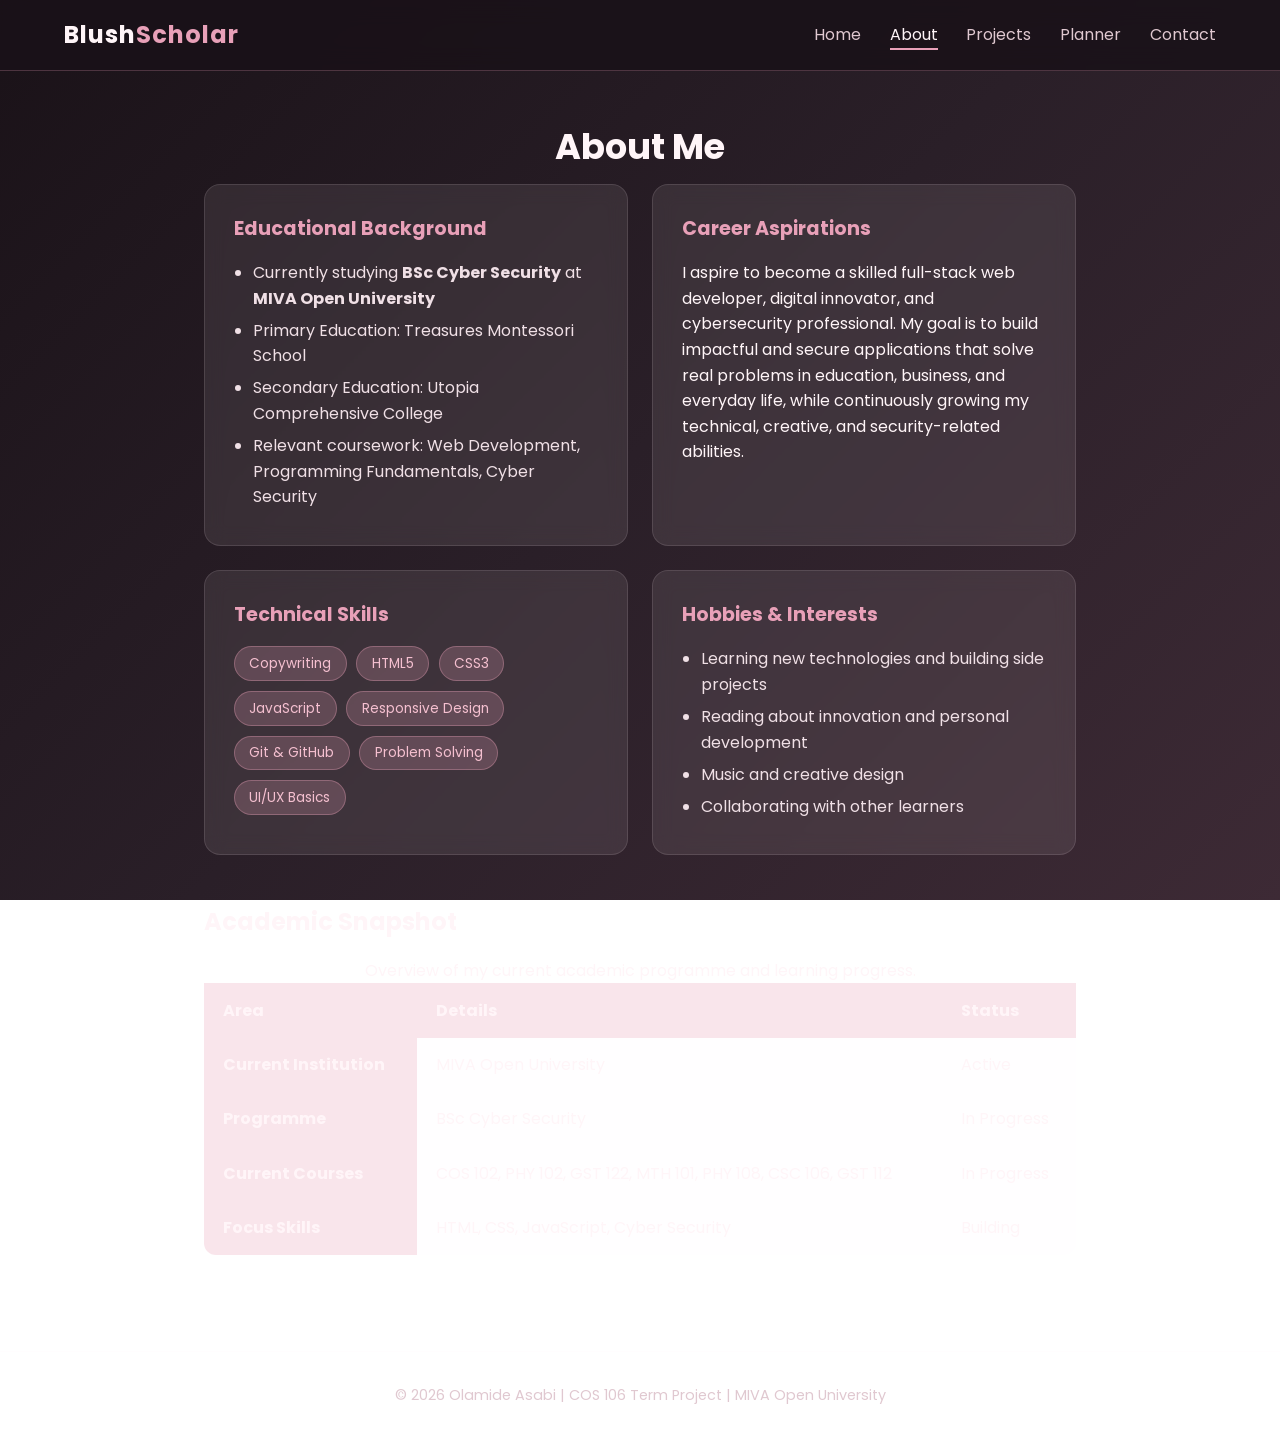
<file: about.html>
<!DOCTYPE html>
<html lang="en">

<head>

  <meta charset="UTF-8">
  <meta name="viewport" content="width=device-width, initial-scale=1.0">

  <meta
    name="description"
    content="Learn more about Olamide Success Asabi, her educational background, career aspirations, technical skills and academic journey at MIVA Open University."
  >

  <meta name="theme-color" content="#f8d7e5">

  <title>About Me | Olamide Asabi</title>

  <link rel="stylesheet" href="css/style.css">

  <link rel="preconnect" href="https://fonts.googleapis.com">
  <link rel="preconnect" href="https://fonts.gstatic.com" crossorigin>

  <link
    href="https://fonts.googleapis.com/css2?family=Poppins:wght@300;400;600;700&display=swap"
    rel="stylesheet"
  >

</head>

<body>

  <!-- ========== NAVIGATION ========== -->

  <nav class="navbar" aria-label="Main navigation">

    <div class="logo">
      Blush<span>Scholar</span>
    </div>

    <ul class="nav-links" id="navLinks">

      <li>
        <a href="index.html">Home</a>
      </li>

      <li>
        <a href="about.html" class="active" aria-current="page">About</a>
      </li>

      <li>
        <a href="projects.html">Projects</a>
      </li>

      <li>
        <a href="planner.html">Planner</a>
      </li>

      <li>
        <a href="contact.html">Contact</a>
      </li>

    </ul>

    <button
      class="hamburger"
      id="hamburger"
      type="button"
      aria-label="Open navigation menu"
      aria-expanded="false"
      aria-controls="navLinks"
    >

      <span aria-hidden="true">&#9776;</span>

    </button>

  </nav>


  <!-- ========== ABOUT PAGE CONTENT ========== -->

  <main class="page-content">

    <h1 class="page-title">About Me</h1>


    <!-- ========== ABOUT CARDS ========== -->

    <section class="about-grid" aria-label="Personal and academic information">


      <!-- EDUCATIONAL BACKGROUND -->

      <div class="about-card">

        <h2>Educational Background</h2>

        <ul>

          <li>
            Currently studying <strong>BSc Cyber Security</strong>
            at <strong>MIVA Open University</strong>
          </li>

          <li>
            Primary Education: Treasures Montessori School
          </li>

          <li>
            Secondary Education: Utopia Comprehensive College
          </li>

          <li>
            Relevant coursework: Web Development,
            Programming Fundamentals, Cyber Security
          </li>

        </ul>

      </div>


      <!-- CAREER ASPIRATIONS -->

      <div class="about-card">

        <h2>Career Aspirations</h2>

        <p>
          I aspire to become a skilled full-stack web developer,
          digital innovator, and cybersecurity professional.

          My goal is to build impactful and secure applications
          that solve real problems in education, business, and
          everyday life, while continuously growing my technical,
          creative, and security-related abilities.
        </p>

      </div>


      <!-- TECHNICAL SKILLS -->

      <div class="about-card">

        <h2>Technical Skills</h2>

        <div class="skills-list">

          <span class="skill-tag">Copywriting</span>

          <span class="skill-tag">HTML5</span>

          <span class="skill-tag">CSS3</span>

          <span class="skill-tag">JavaScript</span>

          <span class="skill-tag">Responsive Design</span>

          <span class="skill-tag">Git &amp; GitHub</span>

          <span class="skill-tag">Problem Solving</span>

          <span class="skill-tag">UI/UX Basics</span>

        </div>

      </div>


      <!-- HOBBIES AND INTERESTS -->

      <div class="about-card">

        <h2>Hobbies &amp; Interests</h2>

        <ul>

          <li>
            Learning new technologies and building side projects
          </li>

          <li>
            Reading about innovation and personal development
          </li>

          <li>
            Music and creative design
          </li>

          <li>
            Collaborating with other learners
          </li>

        </ul>

      </div>

    </section>


    <!-- ========== ACADEMIC SNAPSHOT TABLE ========== -->

    <section class="table-section">

      <h2>Academic Snapshot</h2>

      <table class="styled-table">

        <caption>
          Overview of my current academic programme and learning progress.
        </caption>

        <thead>

          <tr>

            <th scope="col">Area</th>

            <th scope="col">Details</th>

            <th scope="col">Status</th>

          </tr>

        </thead>

        <tbody>

          <tr>

            <th scope="row">Current Institution</th>

            <td>MIVA Open University</td>

            <td>Active</td>

          </tr>

          <tr>

            <th scope="row">Programme</th>

            <td>BSc Cyber Security</td>

            <td>In Progress</td>

          </tr>

          <tr>

            <th scope="row">Current Courses</th>

            <td>
              COS 102, PHY 102, GST 122, MTH 101,
              PHY 108, CSC 106, GST 112
            </td>

            <td>In Progress</td>

          </tr>

          <tr>

            <th scope="row">Focus Skills</th>

            <td>
              HTML, CSS, JavaScript, Cyber Security
            </td>

            <td>Building</td>

          </tr>

        </tbody>

      </table>

    </section>

  </main>


  <!-- ========== FOOTER ========== -->

  <footer>

    <p>
      &copy; 2026 Olamide Asabi |
      COS 106 Term Project |
      MIVA Open University
    </p>

  </footer>


  <!-- ========== MOBILE NAVIGATION SCRIPT ========== -->

  <script>

    const hamburger = document.getElementById('hamburger');

    const navLinks = document.getElementById('navLinks');


    // Open and close the mobile navigation menu

    function toggleMenu() {

      const isOpen = navLinks.classList.toggle('show');

      hamburger.setAttribute('aria-expanded', isOpen);

      hamburger.setAttribute(
        'aria-label',
        isOpen ? 'Close navigation menu' : 'Open navigation menu'
      );

    }


    // Close the mobile navigation menu

    function closeMenu() {

      navLinks.classList.remove('show');

      hamburger.setAttribute('aria-expanded', 'false');

      hamburger.setAttribute('aria-label', 'Open navigation menu');

    }


    // Toggle menu when hamburger button is clicked

    hamburger.addEventListener('click', toggleMenu);


    // Close menu after selecting a navigation link

    const navigationLinks = navLinks.querySelectorAll('a');

    navigationLinks.forEach(function(link) {

      link.addEventListener('click', closeMenu);

    });


    // Close menu when Escape key is pressed

    document.addEventListener('keydown', function(event) {

      if (event.key === 'Escape') {

        closeMenu();

        hamburger.focus();

      }

    });


    // Close menu when clicking outside navigation

    document.addEventListener('click', function(event) {

      if (
        !hamburger.contains(event.target) &&
        !navLinks.contains(event.target)
      ) {

        closeMenu();

      }

    });

  </script>

</body>

</html>
</file>
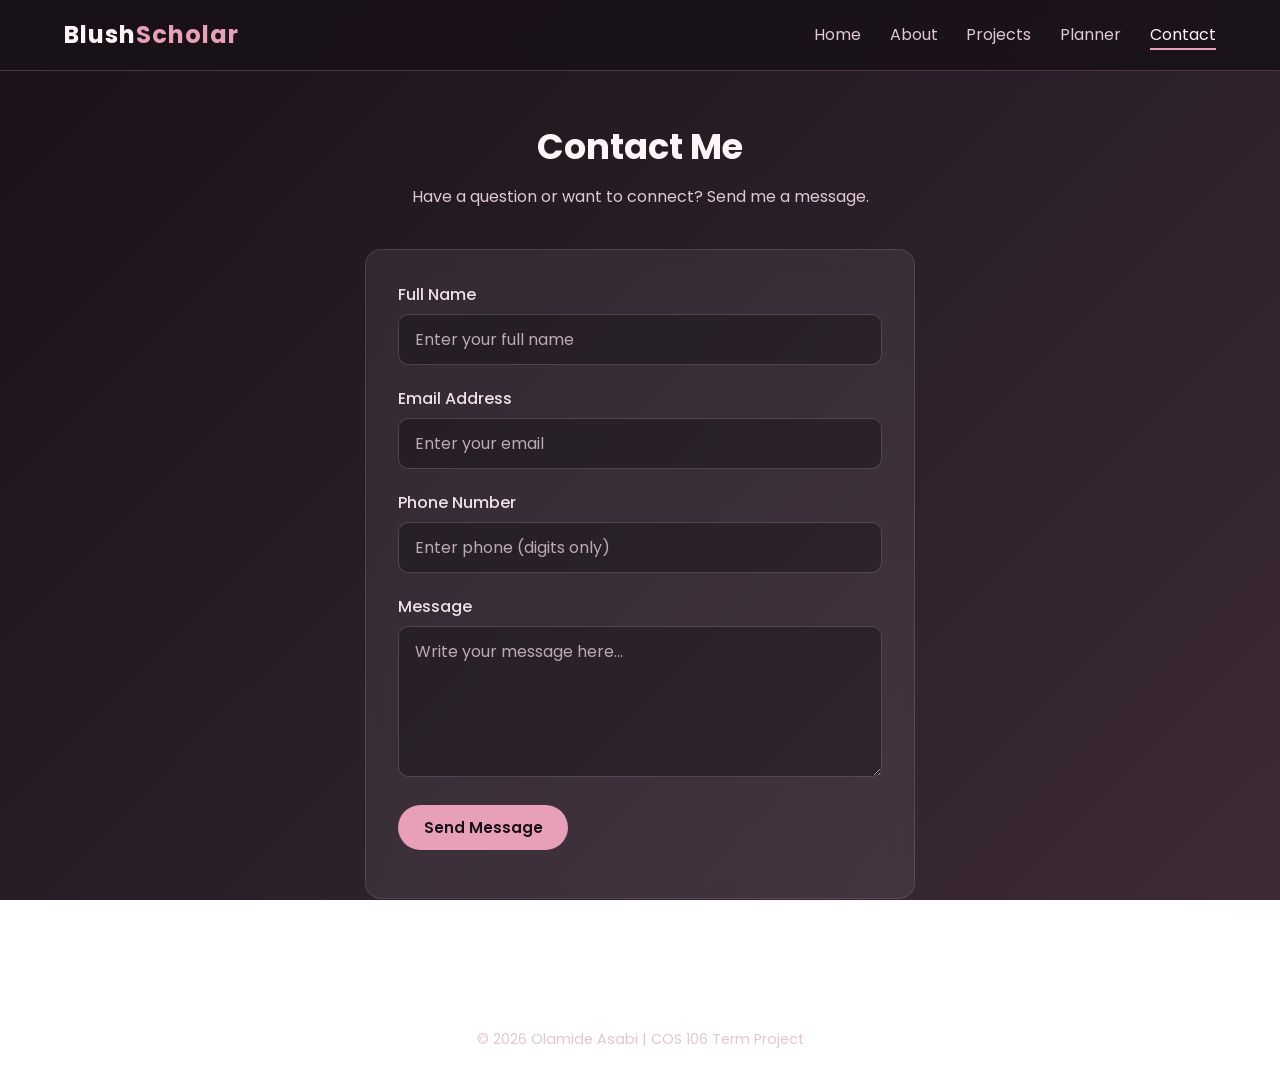
<file: contact.html>
<!DOCTYPE html>
<html lang="en">
<head>
    <meta charset="UTF-8">
    <meta name="viewport" content="width=device-width, initial-scale=1.0">

    <meta name="description" content="Contact Olamide Asabi through the BlushScholar student portfolio website.">
    <meta name="theme-color" content="#f8dce5">

    <title>Contact | Olamide Asabi</title>

    <!-- Main Stylesheet -->
    <link rel="stylesheet" href="css/style.css">

    <!-- Google Fonts -->
    <link rel="preconnect" href="https://fonts.googleapis.com">
    <link rel="preconnect" href="https://fonts.gstatic.com" crossorigin>
    <link href="https://fonts.googleapis.com/css2?family=Poppins:wght@300;400;600;700&display=swap" rel="stylesheet">
</head>

<body>

    <!-- Navigation Bar -->
    <nav class="navbar" aria-label="Main navigation">
        <div class="logo">Blush<span>Scholar</span></div>

        <ul class="nav-links" id="navLinks">
            <li><a href="index.html">Home</a></li>
            <li><a href="about.html">About</a></li>
            <li><a href="projects.html">Projects</a></li>
            <li><a href="planner.html">Planner</a></li>
            <li><a href="contact.html" class="active" aria-current="page">Contact</a></li>
        </ul>

        <button
            type="button"
            class="hamburger"
            id="hamburger"
            aria-label="Toggle navigation menu"
            aria-controls="navLinks"
            aria-expanded="false">
            &#9776;
        </button>
    </nav>

    <!-- Main Contact Section -->
    <main class="page-content">

        <h1 class="page-title">Contact Me</h1>

        <p class="page-intro">
            Have a question or want to connect? Send me a message.
        </p>

        <!-- Contact Form -->
        <form id="contactForm" class="contact-form" novalidate>

            <!-- Full Name -->
            <div class="form-group">
                <label for="name">Full Name</label>

                <input
                    type="text"
                    id="name"
                    name="name"
                    placeholder="Enter your full name"
                    autocomplete="name"
                    maxlength="100"
                    required
                    aria-describedby="nameError">

                <small
                    class="error-message"
                    id="nameError"
                    aria-live="polite"></small>
            </div>

            <!-- Email Address -->
            <div class="form-group">
                <label for="email">Email Address</label>

                <input
                    type="email"
                    id="email"
                    name="email"
                    placeholder="Enter your email"
                    autocomplete="email"
                    maxlength="150"
                    required
                    aria-describedby="emailError">

                <small
                    class="error-message"
                    id="emailError"
                    aria-live="polite"></small>
            </div>

            <!-- Phone Number -->
            <div class="form-group">
                <label for="phone">Phone Number</label>

                <input
                    type="tel"
                    id="phone"
                    name="phone"
                    placeholder="Enter phone (digits only)"
                    inputmode="numeric"
                    autocomplete="tel"
                    maxlength="15"
                    required
                    aria-describedby="phoneError">

                <small
                    class="error-message"
                    id="phoneError"
                    aria-live="polite"></small>
            </div>

            <!-- Message -->
            <div class="form-group">
                <label for="message">Message</label>

                <textarea
                    id="message"
                    name="message"
                    rows="5"
                    maxlength="1000"
                    placeholder="Write your message here..."
                    required
                    aria-describedby="messageError"></textarea>

                <small
                    class="error-message"
                    id="messageError"
                    aria-live="polite"></small>
            </div>

            <!-- Submit Button -->
            <button type="submit" class="btn btn-primary">
                Send Message
            </button>

            <!-- Success Message -->
            <p
                id="formSuccess"
                class="success-message"
                role="status"
                aria-live="polite"></p>

        </form>

    </main>

    <!-- Footer -->
    <footer>
        <p>&copy; 2026 Olamide Asabi | COS 106 Term Project</p>
    </footer>

    <!-- Contact Form JavaScript -->
    <script src="js/contact.js"></script>

    <!-- Mobile Navigation JavaScript -->
    <script>
        const hamburger = document.getElementById('hamburger');
        const navLinks = document.getElementById('navLinks');

        hamburger.addEventListener('click', function() {
            const isExpanded =
                hamburger.getAttribute('aria-expanded') === 'true';

            navLinks.classList.toggle('show');

            hamburger.setAttribute(
                'aria-expanded',
                String(!isExpanded)
            );
        });

        // Close the menu when a navigation link is selected.
        navLinks.querySelectorAll('a').forEach(function(link) {
            link.addEventListener('click', function() {
                navLinks.classList.remove('show');
                hamburger.setAttribute('aria-expanded', 'false');
            });
        });

        // Close the menu when Escape is pressed.
        document.addEventListener('keydown', function(event) {
            if (event.key === 'Escape') {
                navLinks.classList.remove('show');
                hamburger.setAttribute('aria-expanded', 'false');
            }
        });
    </script>

</body>
</html>
</file>
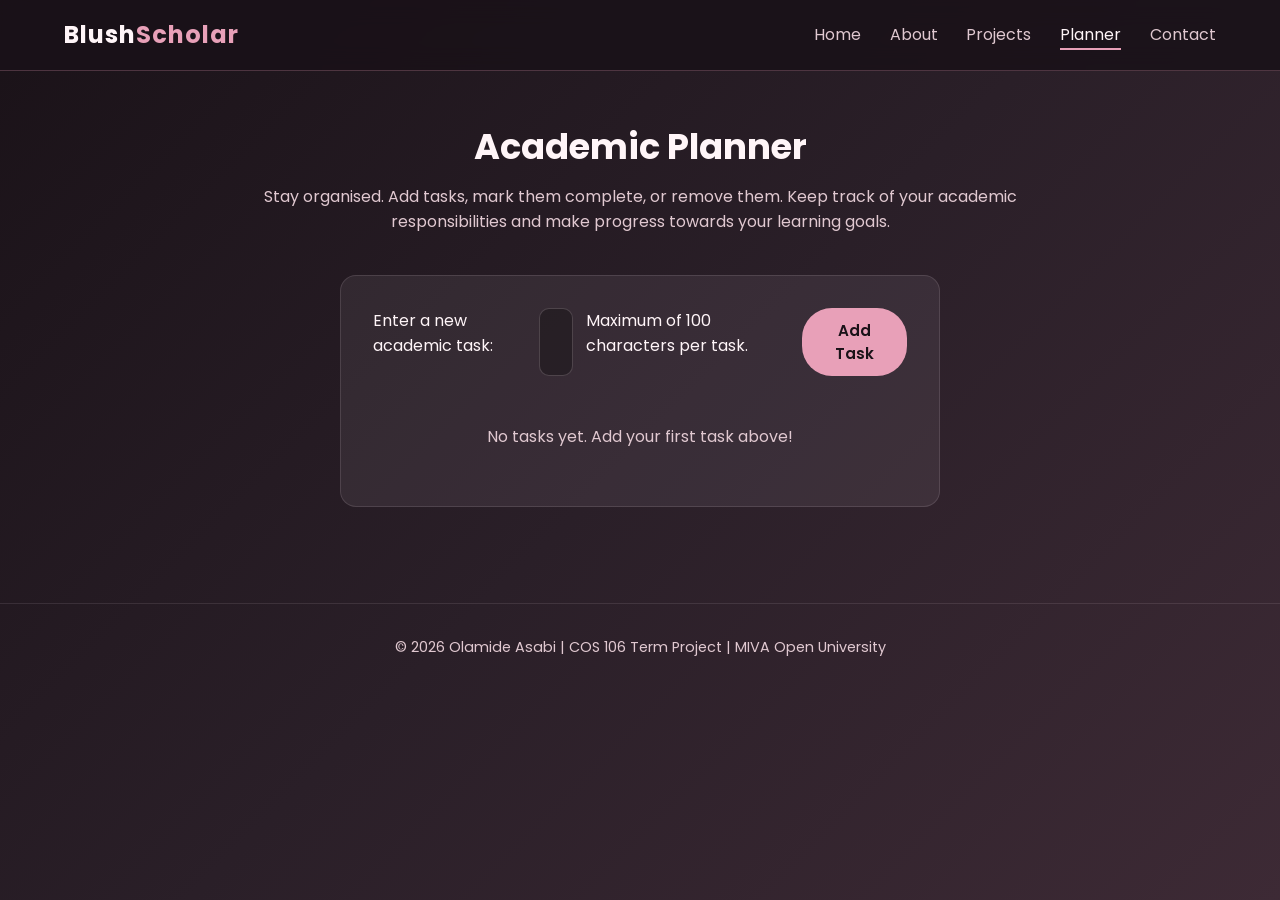
<file: planner.html>
<!DOCTYPE html>
<html lang="en">

<head>

  <meta charset="UTF-8">
  <meta name="viewport" content="width=device-width, initial-scale=1.0">

  <meta
    name="description"
    content="Stay organised with Olamide Asabi's academic planner. Add academic tasks, track progress and manage your study activities."
  >

  <meta name="theme-color" content="#f8d7e5">

  <title>Academic Planner | Olamide Asabi</title>

  <link rel="stylesheet" href="css/style.css">

  <link rel="preconnect" href="https://fonts.googleapis.com">
  <link rel="preconnect" href="https://fonts.gstatic.com" crossorigin>

  <link
    href="https://fonts.googleapis.com/css2?family=Poppins:wght@300;400;600;700&display=swap"
    rel="stylesheet"
  >

</head>

<body>


  <!-- ========== NAVIGATION ========== -->

  <nav class="navbar" aria-label="Main navigation">

    <div class="logo">
      Blush<span>Scholar</span>
    </div>

    <ul class="nav-links" id="navLinks">

      <li>
        <a href="index.html">Home</a>
      </li>

      <li>
        <a href="about.html">About</a>
      </li>

      <li>
        <a href="projects.html">Projects</a>
      </li>

      <li>
        <a href="planner.html" class="active" aria-current="page">Planner</a>
      </li>

      <li>
        <a href="contact.html">Contact</a>
      </li>

    </ul>

    <button
      class="hamburger"
      id="hamburger"
      type="button"
      aria-label="Open navigation menu"
      aria-expanded="false"
      aria-controls="navLinks"
    >

      <span aria-hidden="true">&#9776;</span>

    </button>

  </nav>


  <!-- ========== ACADEMIC PLANNER ========== -->

  <main class="page-content">

    <h1 class="page-title">Academic Planner</h1>

    <p class="page-intro">
      Stay organised. Add tasks, mark them complete, or remove them.
      Keep track of your academic responsibilities and make progress
      towards your learning goals.
    </p>


    <!-- ========== TASK MANAGER ========== -->

    <section class="planner-container" aria-label="Academic task manager">

      <div class="add-task-form">

        <label for="taskInput">
          Enter a new academic task:
        </label>

        <input
          type="text"
          id="taskInput"
          placeholder="E.g. Complete COS 106 assignment..."
          maxlength="100"
          autocomplete="off"
          aria-describedby="taskHint"
        >

        <p id="taskHint">
          Maximum of 100 characters per task.
        </p>

        <button
          id="addTaskBtn"
          class="btn btn-primary"
          type="button"
        >
          Add Task
        </button>

      </div>


      <!-- TASK LIST -->

      <ul
        id="taskList"
        class="task-list"
        aria-label="Academic task list"
        aria-live="polite"
      >

        <!-- Tasks will appear here dynamically via JavaScript -->

      </ul>


      <!-- EMPTY MESSAGE -->

      <p
        id="emptyMessage"
        class="empty-message"
        role="status"
      >
        No tasks yet. Add your first task above!

      </p>

    </section>

  </main>


  <!-- ========== FOOTER ========== -->

  <footer>

    <p>
      &copy; 2026 Olamide Asabi |
      COS 106 Term Project |
      MIVA Open University
    </p>

  </footer>


  <!-- ========== EXTERNAL PLANNER JAVASCRIPT ========== -->

  <script src="js/planner.js"></script>


  <!-- ========== MOBILE NAVIGATION SCRIPT ========== -->

  <script>

    const hamburger = document.getElementById('hamburger');

    const navLinks = document.getElementById('navLinks');


    // Open and close the mobile navigation menu

    function toggleMenu() {

      const isOpen = navLinks.classList.toggle('show');

      hamburger.setAttribute('aria-expanded', isOpen);

      hamburger.setAttribute(
        'aria-label',
        isOpen ? 'Close navigation menu' : 'Open navigation menu'
      );

    }


    // Close the navigation menu

    function closeMenu() {

      navLinks.classList.remove('show');

      hamburger.setAttribute('aria-expanded', 'false');

      hamburger.setAttribute('aria-label', 'Open navigation menu');

    }


    // Toggle menu when hamburger button is clicked

    hamburger.addEventListener('click', toggleMenu);


    // Close menu after selecting a navigation link

    const navigationLinks = navLinks.querySelectorAll('a');

    navigationLinks.forEach(function(link) {

      link.addEventListener('click', closeMenu);

    });


    // Close menu when Escape key is pressed

    document.addEventListener('keydown', function(event) {

      if (event.key === 'Escape') {

        closeMenu();

        hamburger.focus();

      }

    });


    // Close menu when clicking outside navigation

    document.addEventListener('click', function(event) {

      if (
        !hamburger.contains(event.target) &&
        !navLinks.contains(event.target)
      ) {

        closeMenu();

      }

    });

  </script>

</body>

</html>
</file>
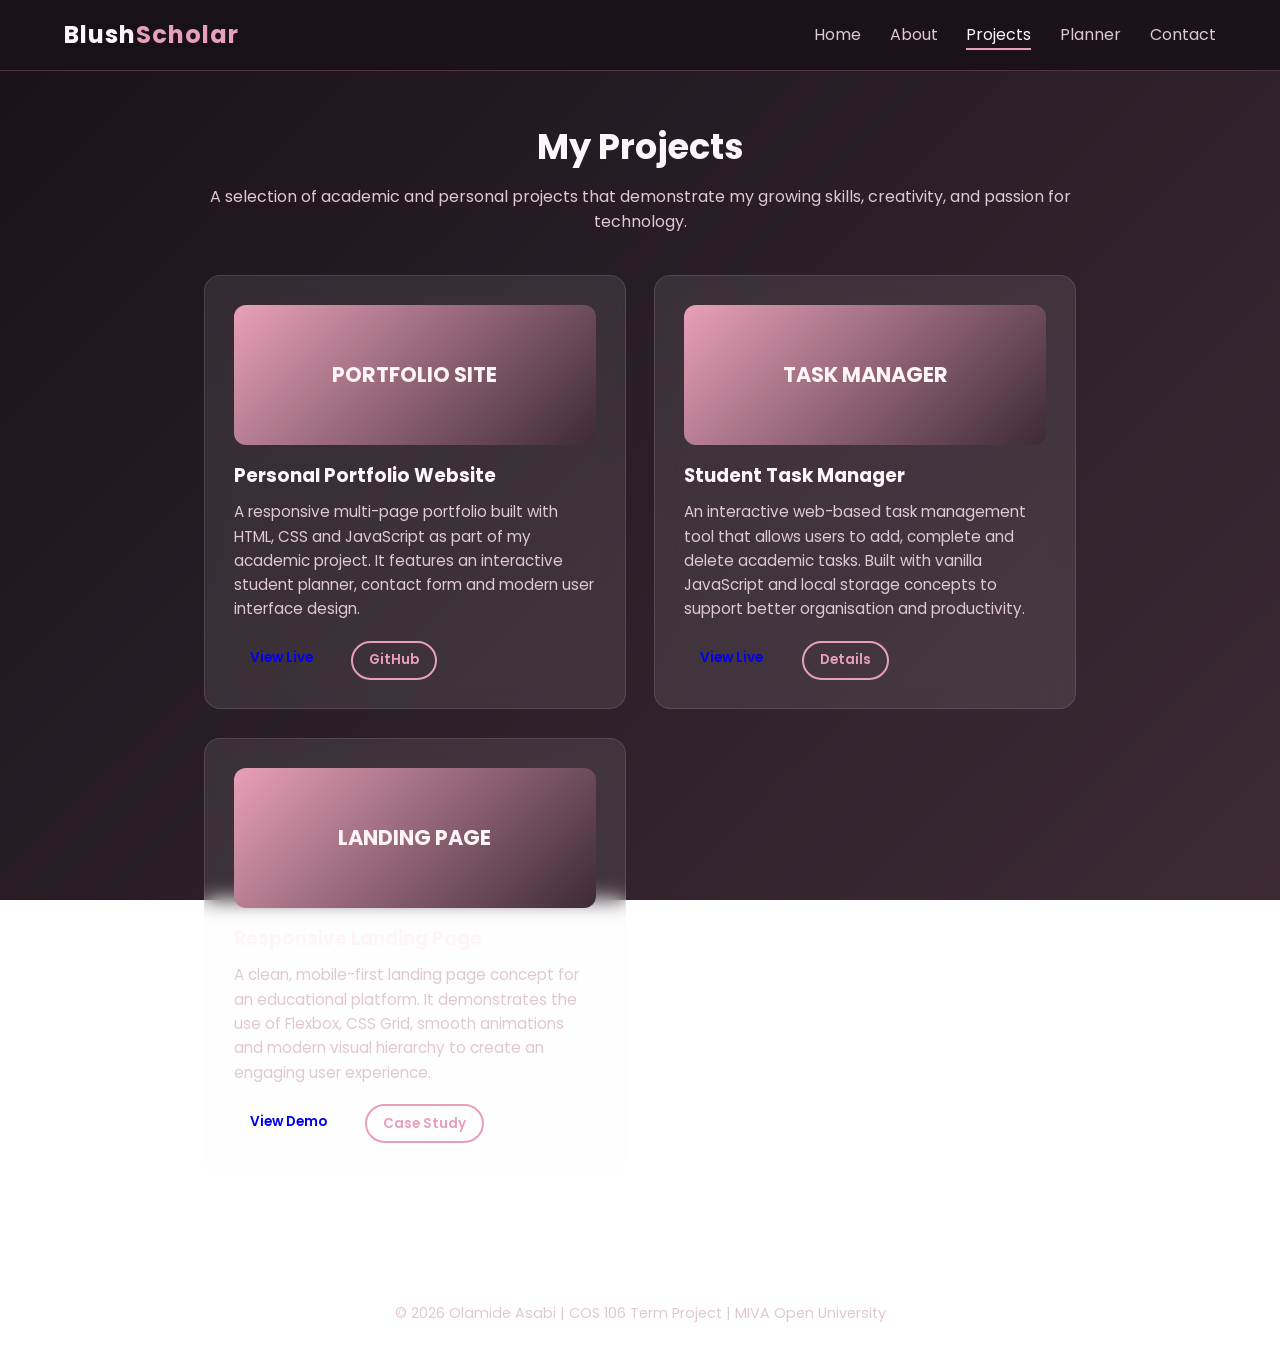
<file: projects.html>
<!DOCTYPE html>
<html lang="en">

<head>

  <meta charset="UTF-8">
  <meta name="viewport" content="width=device-width, initial-scale=1.0">

  <meta
    name="description"
    content="Explore the academic and personal projects of Olamide Success Asabi, including a personal portfolio website, student task manager and responsive landing page."
  >

  <meta name="theme-color" content="#f8d7e5">

  <title>Projects | Olamide Asabi</title>

  <link rel="stylesheet" href="css/style.css">

  <link rel="preconnect" href="https://fonts.googleapis.com">
  <link rel="preconnect" href="https://fonts.gstatic.com" crossorigin>

  <link
    href="https://fonts.googleapis.com/css2?family=Poppins:wght@300;400;600;700&display=swap"
    rel="stylesheet"
  >

</head>

<body>


  <!-- ========== NAVIGATION ========== -->

  <nav class="navbar" aria-label="Main navigation">

    <div class="logo">
      Blush<span>Scholar</span>
    </div>

    <ul class="nav-links" id="navLinks">

      <li>
        <a href="index.html">Home</a>
      </li>

      <li>
        <a href="about.html">About</a>
      </li>

      <li>
        <a href="projects.html" class="active" aria-current="page">Projects</a>
      </li>

      <li>
        <a href="planner.html">Planner</a>
      </li>

      <li>
        <a href="contact.html">Contact</a>
      </li>

    </ul>

    <button
      class="hamburger"
      id="hamburger"
      type="button"
      aria-label="Open navigation menu"
      aria-expanded="false"
      aria-controls="navLinks"
    >

      <span aria-hidden="true">&#9776;</span>

    </button>

  </nav>


  <!-- ========== PROJECTS SECTION ========== -->

  <main class="page-content">

    <h1 class="page-title">My Projects</h1>

    <p class="page-intro">
      A selection of academic and personal projects that demonstrate
      my growing skills, creativity, and passion for technology.
    </p>


    <!-- ========== PROJECT CARDS ========== -->

    <section class="projects-grid" aria-label="My projects">


      <!-- PROJECT 1: PERSONAL PORTFOLIO -->

      <article class="project-card">

        <div class="project-image" aria-hidden="true">

          <strong>PORTFOLIO SITE</strong>

        </div>

        <h3>Personal Portfolio Website</h3>

        <p>
          A responsive multi-page portfolio built with HTML, CSS and
          JavaScript as part of my academic project. It features an
          interactive student planner, contact form and modern user
          interface design.
        </p>

        <div class="project-links">

          <a
            href="index.html"
            class="btn btn-small"
            aria-label="View the personal portfolio website"
          >
            View Live
          </a>

          <a
            href="https://github.com/azurynlx/student-portfolio"
            class="btn btn-small btn-outline"
            target="_blank"
            rel="noopener noreferrer"
            aria-label="View personal portfolio source code on GitHub (opens in a new tab)"
          >
            GitHub
          </a>

        </div>

      </article>


      <!-- PROJECT 2: STUDENT TASK MANAGER -->

      <article class="project-card">

        <div class="project-image" aria-hidden="true">

          <strong>TASK MANAGER</strong>

        </div>

        <h3>Student Task Manager</h3>

        <p>
          An interactive web-based task management tool that allows
          users to add, complete and delete academic tasks. Built with
          vanilla JavaScript and local storage concepts to support
          better organisation and productivity.
        </p>

        <div class="project-links">

          <a
            href="planner.html"
            class="btn btn-small"
            aria-label="View the student task manager"
          >
            View Live
          </a>

          <a
            href="https://github.com/azurynlx/student-portfolio"
            class="btn btn-small btn-outline"
            target="_blank"
            rel="noopener noreferrer"
            aria-label="View task manager project repository on GitHub (opens in a new tab)"
          >
            Details
          </a>

        </div>

      </article>


      <!-- PROJECT 3: RESPONSIVE LANDING PAGE -->

      <article class="project-card">

        <div class="project-image" aria-hidden="true">

          <strong>LANDING PAGE</strong>

        </div>

        <h3>Responsive Landing Page</h3>

        <p>
          A clean, mobile-first landing page concept for an
          educational platform. It demonstrates the use of
          Flexbox, CSS Grid, smooth animations and modern
          visual hierarchy to create an engaging user experience.
        </p>

        <div class="project-links">

          <a
            href="https://azurynlx.github.io/student-portfolio/"
            class="btn btn-small"
            target="_blank"
            rel="noopener noreferrer"
            aria-label="View responsive landing page demo (opens in a new tab)"
          >
            View Demo
          </a>

          <a
            href="https://github.com/azurynlx/student-portfolio"
            class="btn btn-small btn-outline"
            target="_blank"
            rel="noopener noreferrer"
            aria-label="View landing page case study on GitHub (opens in a new tab)"
          >
            Case Study
          </a>

        </div>

      </article>

    </section>

  </main>


  <!-- ========== FOOTER ========== -->

  <footer>

    <p>
      &copy; 2026 Olamide Asabi |
      COS 106 Term Project |
      MIVA Open University
    </p>

  </footer>


  <!-- ========== MOBILE NAVIGATION SCRIPT ========== -->

  <script>

    const hamburger = document.getElementById('hamburger');

    const navLinks = document.getElementById('navLinks');


    // Open and close the mobile navigation menu

    function toggleMenu() {

      const isOpen = navLinks.classList.toggle('show');

      hamburger.setAttribute('aria-expanded', isOpen);

      hamburger.setAttribute(
        'aria-label',
        isOpen ? 'Close navigation menu' : 'Open navigation menu'
      );

    }


    // Close the navigation menu

    function closeMenu() {

      navLinks.classList.remove('show');

      hamburger.setAttribute('aria-expanded', 'false');

      hamburger.setAttribute('aria-label', 'Open navigation menu');

    }


    // Toggle menu when hamburger button is clicked

    hamburger.addEventListener('click', toggleMenu);


    // Close menu after selecting a navigation link

    const navigationLinks = navLinks.querySelectorAll('a');

    navigationLinks.forEach(function(link) {

      link.addEventListener('click', closeMenu);

    });


    // Close menu when Escape key is pressed

    document.addEventListener('keydown', function(event) {

      if (event.key === 'Escape') {

        closeMenu();

        hamburger.focus();

      }

    });


    // Close menu when clicking outside navigation

    document.addEventListener('click', function(event) {

      if (
        !hamburger.contains(event.target) &&
        !navLinks.contains(event.target)
      ) {

        closeMenu();

      }

    });

  </script>

</body>

</html>
</file>
<file: css/style.css>
/* =================================================
   BLUSH SCHOLAR - Soft Pink Student Portfolio Theme
   COS 106 Term Project
   Soft blush pinks • glassmorphism • gentle gradients
   ================================================= */


/* ---------- GLOBAL RESET ---------- */

* {
    margin: 0;
    padding: 0;
    box-sizing: border-box;
}

html {
    scroll-behavior: smooth;
}

body {
    font-family: 'Poppins', sans-serif;
    background: linear-gradient(135deg, #1a1218, #2a1f28, #3d2a35);
    background-attachment: fixed;
    color: #fff5f8;
    min-height: 100vh;
    line-height: 1.6;
    overflow-x: hidden;
}


/* ---------- NAVIGATION ---------- */

.navbar {
    display: flex;
    justify-content: space-between;
    align-items: center;
    padding: 1rem 5%;
    background: rgba(26, 18, 24, 0.88);
    backdrop-filter: blur(12px);
    -webkit-backdrop-filter: blur(12px);
    position: sticky;
    top: 0;
    z-index: 1000;
    border-bottom: 1px solid rgba(232, 160, 184, 0.25);
}

.logo {
    font-size: 1.5rem;
    font-weight: 700;
    letter-spacing: 1px;
}

.logo span {
    color: #e8a0b8;
}

.nav-links {
    display: flex;
    list-style: none;
    gap: 1.8rem;
}

.nav-links a {
    color: #e0c8d0;
    text-decoration: none;
    font-weight: 400;
    position: relative;
    transition: color 0.3s ease;
}

.nav-links a:hover,
.nav-links a.active {
    color: #fff5f8;
}

.nav-links a::after {
    content: '';
    position: absolute;
    bottom: -4px;
    left: 0;
    width: 0;
    height: 2px;
    background: #e8a0b8;
    transition: width 0.3s ease;
}

.nav-links a:hover::after,
.nav-links a.active::after {
    width: 100%;
}

/* Hamburger Menu */

.hamburger {
    display: none;
    font-size: 1.8rem;
    cursor: pointer;
    color: #e8a0b8;
    background: transparent;
    border: none;
    padding: 0.3rem;
    line-height: 1;
}


/* ---------- HERO SECTION ---------- */

.hero {
    display: flex;
    justify-content: center;
    align-items: center;
    padding: 4rem 5%;
    text-align: center;
}

.hero-content {
    max-width: 700px;
}

.profile-img {
    width: 160px;
    height: 160px;
    border-radius: 50%;
    object-fit: cover;
    border: 4px solid #e8a0b8;
    box-shadow: 0 0 25px rgba(232, 160, 184, 0.4);
    margin-bottom: 1.5rem;
    transition: transform 0.4s ease;
}

.profile-img:hover {
    transform: scale(1.05);
}

.hero h1 {
    font-size: 2.4rem;
    margin-bottom: 0.5rem;
}

.highlight {
    color: #e8a0b8;
}

.welcome {
    font-size: 1.2rem;
    color: #e0c8d0;
    margin-bottom: 1rem;
}

.bio {
    color: #f0e0e6;
    margin-bottom: 2rem;
    font-size: 1rem;
}


/* ---------- BUTTONS ---------- */

.btn {
    display: inline-block;
    padding: 0.7rem 1.6rem;
    border-radius: 30px;
    text-decoration: none;
    font-weight: 600;
    transition: all 0.3s ease;
    border: none;
    cursor: pointer;
    font-size: 0.95rem;
    font-family: inherit;
}

.btn-primary {
    background: #e8a0b8;
    color: #1a1218;
}

.btn-primary:hover {
    background: #f5c0d0;
    transform: translateY(-2px);
    box-shadow: 0 8px 20px rgba(232, 160, 184, 0.4);
}

.btn-outline {
    background: transparent;
    color: #e8a0b8;
    border: 2px solid #e8a0b8;
    margin-left: 0.8rem;
}

.btn-outline:hover {
    background: #e8a0b8;
    color: #1a1218;
}

.btn-small {
    padding: 0.4rem 1rem;
    font-size: 0.85rem;
}


/* ---------- FEATURE / CARD STYLES ---------- */

.features {
    display: grid;
    grid-template-columns: repeat(auto-fit, minmax(250px, 1fr));
    gap: 1.5rem;
    padding: 2rem 5%;
    max-width: 1100px;
    margin: 0 auto;
}

.feature-card,
.about-card,
.project-card {
    background: rgba(255, 235, 245, 0.09);
    backdrop-filter: blur(10px);
    -webkit-backdrop-filter: blur(10px);
    border: 1px solid rgba(255, 235, 245, 0.12);
    border-radius: 16px;
    padding: 1.8rem;
    transition: transform 0.3s ease, box-shadow 0.3s ease;
}

.feature-card:hover,
.about-card:hover,
.project-card:hover {
    transform: translateY(-6px);
    box-shadow: 0 12px 30px rgba(0, 0, 0, 0.35);
    border-color: rgba(232, 160, 184, 0.35);
}

.feature-card h3 {
    color: #e8a0b8;
    margin-bottom: 0.6rem;
}


/* ---------- PAGE CONTENT ---------- */

.page-content {
    max-width: 1000px;
    margin: 0 auto;
    padding: 3rem 5%;
}

.page-title {
    font-size: 2.2rem;
    margin-bottom: 0.5rem;
    text-align: center;
}

.page-intro {
    text-align: center;
    color: #e0c8d0;
    margin-bottom: 2.5rem;
}


/* ---------- ABOUT PAGE ---------- */

.about-grid {
    display: grid;
    grid-template-columns: repeat(auto-fit, minmax(280px, 1fr));
    gap: 1.5rem;
    margin-bottom: 3rem;
}

.about-card h2 {
    color: #e8a0b8;
    font-size: 1.2rem;
    margin-bottom: 1rem;
}

.about-card ul {
    padding-left: 1.2rem;
}

.about-card li {
    margin-bottom: 0.4rem;
    color: #f0e0e6;
}

.skills-list {
    display: flex;
    flex-wrap: wrap;
    gap: 0.6rem;
}

.skill-tag {
    background: rgba(232, 160, 184, 0.22);
    color: #f5c0d0;
    padding: 0.35rem 0.9rem;
    border-radius: 20px;
    font-size: 0.85rem;
    border: 1px solid rgba(232, 160, 184, 0.35);
}


/* ---------- TABLE ---------- */

.styled-table {
    width: 100%;
    border-collapse: collapse;
    background: rgba(255, 235, 245, 0.06);
    border-radius: 12px;
    overflow: hidden;
    margin-top: 1rem;
}

.styled-table th,
.styled-table td {
    padding: 0.9rem 1.2rem;
    text-align: left;
}

.styled-table th {
    background: rgba(232, 160, 184, 0.28);
    color: #fff5f8;
}

.styled-table tr:nth-child(even) {
    background: rgba(255, 235, 245, 0.04);
}


/* ---------- PROJECTS ---------- */

.projects-grid {
    display: grid;
    grid-template-columns: repeat(auto-fit, minmax(280px, 1fr));
    gap: 1.8rem;
}

.project-image {
    height: 140px;
    background: linear-gradient(135deg, #e8a0b8, #3d2a35);
    border-radius: 12px;
    display: flex;
    align-items: center;
    justify-content: center;
    font-weight: 600;
    font-size: 1.3rem;
    margin-bottom: 1rem;
}

.project-card h3 {
    margin-bottom: 0.6rem;
    color: #fff5f8;
}

.project-card p {
    color: #e0c8d0;
    font-size: 0.95rem;
    margin-bottom: 1.2rem;
}

.project-links {
    display: flex;
    gap: 0.6rem;
    flex-wrap: wrap;
}


/* ---------- PLANNER ---------- */

.planner-container {
    max-width: 600px;
    margin: 0 auto;
    background: rgba(255, 235, 245, 0.07);
    border-radius: 16px;
    padding: 2rem;
    border: 1px solid rgba(255, 235, 245, 0.12);
}

.add-task-form {
    display: flex;
    gap: 0.8rem;
    margin-bottom: 1.5rem;
}

#taskInput {
    flex: 1;
    min-width: 0;
    padding: 0.75rem 1rem;
    border-radius: 10px;
    border: 1px solid rgba(255, 235, 245, 0.18);
    background: rgba(0, 0, 0, 0.28);
    color: #fff5f8;
    font-size: 1rem;
    outline: none;
    font-family: inherit;
}

#taskInput:focus {
    border-color: #e8a0b8;
}

.task-list {
    list-style: none;
}

.task-item {
    display: flex;
    justify-content: space-between;
    align-items: center;
    gap: 0.8rem;
    padding: 0.9rem 1rem;
    background: rgba(255, 235, 245, 0.06);
    border-radius: 10px;
    margin-bottom: 0.6rem;
    transition: all 0.3s ease;
}

.task-text {
    min-width: 0;
    overflow-wrap: anywhere;
}

.task-item.completed .task-text {
    text-decoration: line-through;
    opacity: 0.55;
}

.task-actions {
    display: flex;
    gap: 0.5rem;
    flex-shrink: 0;
}

.btn-complete,
.btn-delete {
    padding: 0.3rem 0.7rem;
    border-radius: 6px;
    border: none;
    cursor: pointer;
    font-size: 0.8rem;
    font-weight: 600;
    font-family: inherit;
}

.btn-complete {
    background: #a8c5b8;
    color: #1a1218;
}

.btn-delete {
    background: #e8a0b8;
    color: #1a1218;
}

.empty-message {
    text-align: center;
    color: #e0c8d0;
    padding: 1.5rem;
}


/* ---------- CONTACT FORM ---------- */

.contact-form {
    max-width: 550px;
    width: 100%;
    margin: 0 auto;
    background: rgba(255, 235, 245, 0.07);
    padding: 2rem;
    border-radius: 16px;
    border: 1px solid rgba(255, 235, 245, 0.12);
    backdrop-filter: blur(10px);
    -webkit-backdrop-filter: blur(10px);
}

.form-group {
    margin-bottom: 1.3rem;
}

.form-group label {
    display: block;
    margin-bottom: 0.4rem;
    font-weight: 500;
    color: #f0e0e6;
}

/* Input Fields and Textarea */

.form-group input,
.form-group textarea {
    width: 100%;
    padding: 0.75rem 1rem;
    border-radius: 10px;
    border: 1px solid rgba(255, 235, 245, 0.18);
    background: rgba(0, 0, 0, 0.28);
    color: #fff5f8;
    font-size: 1rem;
    font-family: inherit;
    outline: none;
    transition: border-color 0.3s ease, box-shadow 0.3s ease;
}

.form-group input::placeholder,
.form-group textarea::placeholder {
    color: #bfa9b3;
    opacity: 1;
}

.form-group textarea {
    resize: vertical;
    min-height: 120px;
}

/* Input Focus */

.form-group input:focus,
.form-group textarea:focus {
    border-color: #e8a0b8;
    box-shadow: 0 0 0 3px rgba(232, 160, 184, 0.15);
}

/* Validation Error */

.input-error {
    border-color: #f08090 !important;
    box-shadow: 0 0 0 2px rgba(240, 128, 144, 0.12);
}

.error-message {
    color: #f5a0b0;
    font-size: 0.8rem;
    margin-top: 0.3rem;
    display: block;
    min-height: 0;
}

/* Success Message */

.success-message {
    color: #a8c5b8;
    margin-top: 1rem;
    font-weight: 600;
    text-align: center;
}


/* ---------- FOOTER ---------- */

footer {
    text-align: center;
    padding: 2rem 5%;
    margin-top: 3rem;
    border-top: 1px solid rgba(255, 235, 245, 0.1);
    color: #e0c8d0;
    font-size: 0.9rem;
}

.media-section {
    text-align: center;
    padding: 2rem 5%;
}


/* ---------- ACCESSIBILITY ---------- */

a:focus-visible,
button:focus-visible,
input:focus-visible,
textarea:focus-visible {
    outline: 2px solid #f5c0d0;
    outline-offset: 3px;
}


/* ---------- RESPONSIVE DESIGN ---------- */

/* Tablets and Mobile Devices */

@media (max-width: 768px) {

    .navbar {
        padding: 1rem 5%;
    }

    .hamburger {
        display: block;
    }

    .nav-links {
        display: none;
        position: absolute;
        top: 100%;
        right: 5%;
        left: 5%;
        background: rgba(26, 18, 24, 0.97);
        backdrop-filter: blur(12px);
        -webkit-backdrop-filter: blur(12px);
        flex-direction: column;
        padding: 1.2rem;
        border-radius: 12px;
        border: 1px solid rgba(232, 160, 184, 0.3);
        gap: 1rem;
        box-shadow: 0 10px 25px rgba(0, 0, 0, 0.3);
    }

    .nav-links.show {
        display: flex;
    }

    .nav-links a {
        display: block;
        padding: 0.3rem 0;
    }

    .hero {
        padding: 3rem 5%;
    }

    .hero h1 {
        font-size: 1.8rem;
    }

    .page-title {
        font-size: 1.9rem;
    }

    .add-task-form {
        flex-direction: column;
    }

    .btn-outline {
        margin-left: 0;
        margin-top: 0.6rem;
    }

    .contact-form {
        padding: 1.5rem;
    }

    .planner-container {
        padding: 1.5rem;
    }
}


/* Small Mobile Devices */

@media (max-width: 480px) {

    .logo {
        font-size: 1.25rem;
    }

    .hero h1 {
        font-size: 1.6rem;
    }

    .profile-img {
        width: 130px;
        height: 130px;
    }

    .page-content {
        padding: 2rem 5%;
    }

    .page-title {
        font-size: 1.7rem;
    }

    .contact-form {
        padding: 1.2rem;
    }

    .feature-card,
    .about-card,
    .project-card {
        padding: 1.3rem;
    }

    .task-item {
        align-items: flex-start;
        flex-direction: column;
    }

    .task-actions {
        width: 100%;
    }

    .styled-table th,
    .styled-table td {
        padding: 0.65rem;
        font-size: 0.85rem;
    }

}


/* ---------- REDUCED MOTION ---------- */

@media (prefers-reduced-motion: reduce) {

    *,
    *::before,
    *::after {
        scroll-behavior: auto !important;
        transition-duration: 0.01ms !important;
        animation-duration: 0.01ms !important;
        animation-iteration-count: 1 !important;
    }

}
</file>
